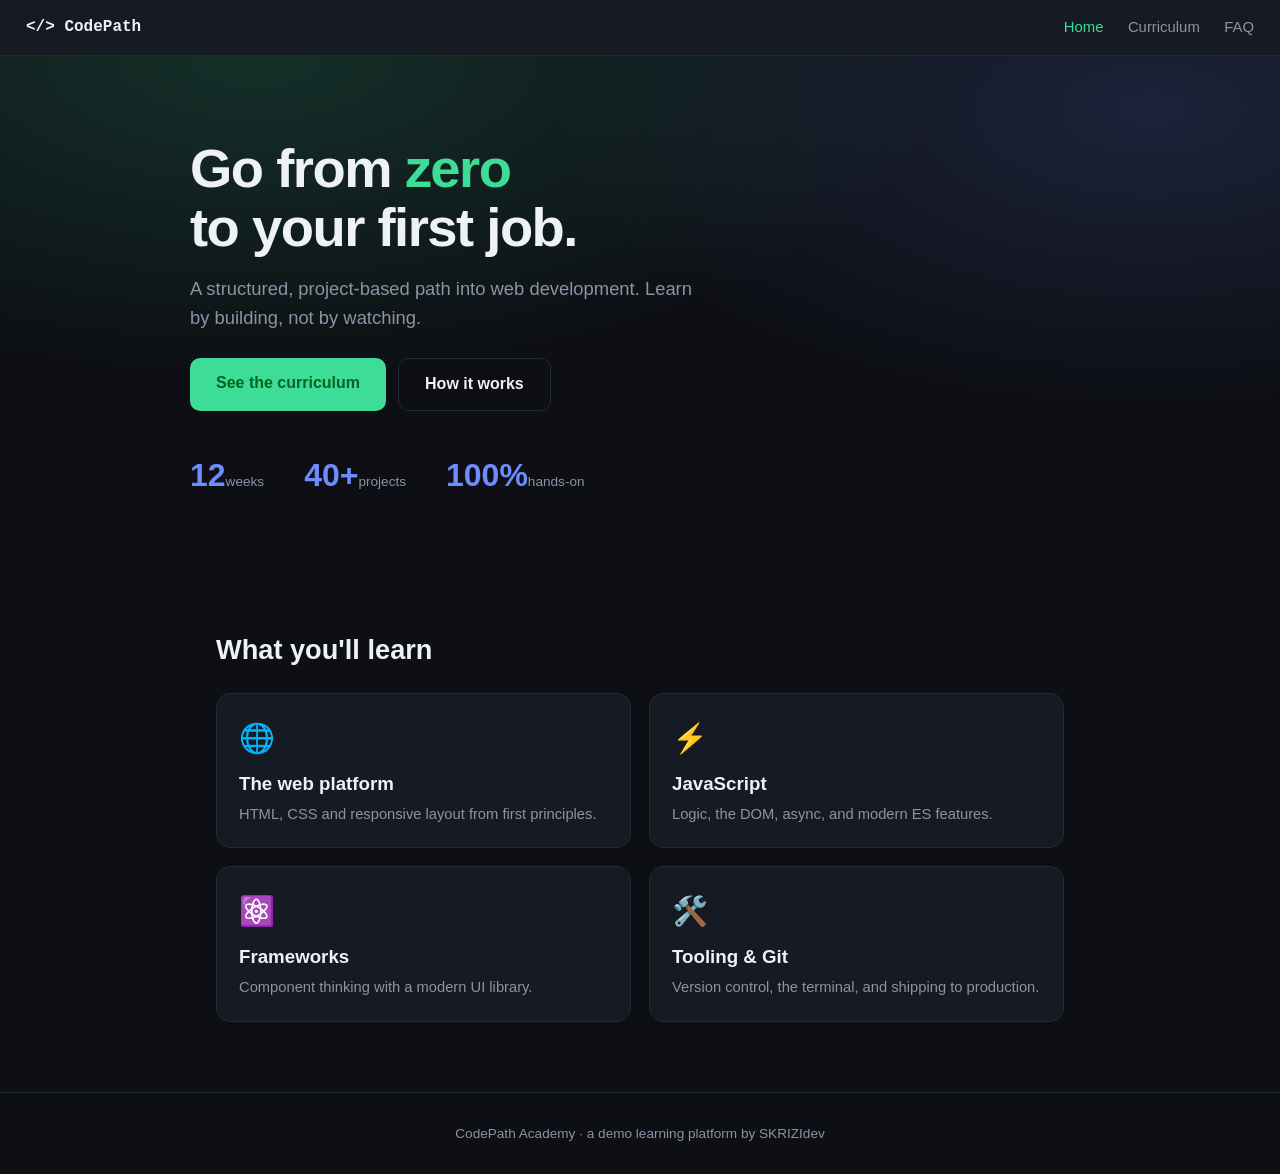
<file: index.html>
<!DOCTYPE html>
<html lang="en">
<head>
<meta charset="UTF-8">
<meta name="viewport" content="width=device-width, initial-scale=1.0">
<title>CodePath Academy — Learn to Code</title>
<link rel="stylesheet" href="css/style.css">
</head>
<body>
<header class="topbar">
  <a class="brand" href="index.html">&lt;/&gt; CodePath</a>
  <nav>
    <a href="index.html" class="active">Home</a>
    <a href="curriculum.html">Curriculum</a>
    <a href="faq.html">FAQ</a>
  </nav>
</header>
<section class="hero">
  <div class="hero-in">
    <h1>Go from <span class="hl">zero</span><br>to your first job.</h1>
    <p class="lead">A structured, project-based path into web development. Learn by building, not by watching.</p>
    <div class="cta-row">
      <a class="btn" href="curriculum.html">See the curriculum</a>
      <a class="btn ghost" href="faq.html">How it works</a>
    </div>
    <div class="stats">
      <div><b>12</b><span>weeks</span></div>
      <div><b>40+</b><span>projects</span></div>
      <div><b>100%</b><span>hands-on</span></div>
    </div>
  </div>
</section>
<main class="wrap">
  <h2 class="sec-title">What you'll learn</h2>
  <div class="grid">
    <div class="card"><span>🌐</span><h3>The web platform</h3><p>HTML, CSS and responsive layout from first principles.</p></div>
    <div class="card"><span>⚡</span><h3>JavaScript</h3><p>Logic, the DOM, async, and modern ES features.</p></div>
    <div class="card"><span>⚛️</span><h3>Frameworks</h3><p>Component thinking with a modern UI library.</p></div>
    <div class="card"><span>🛠️</span><h3>Tooling & Git</h3><p>Version control, the terminal, and shipping to production.</p></div>
  </div>
</main>
<footer class="foot">CodePath Academy · a demo learning platform by SKRIZIdev</footer>
</body>
</html>
</file>
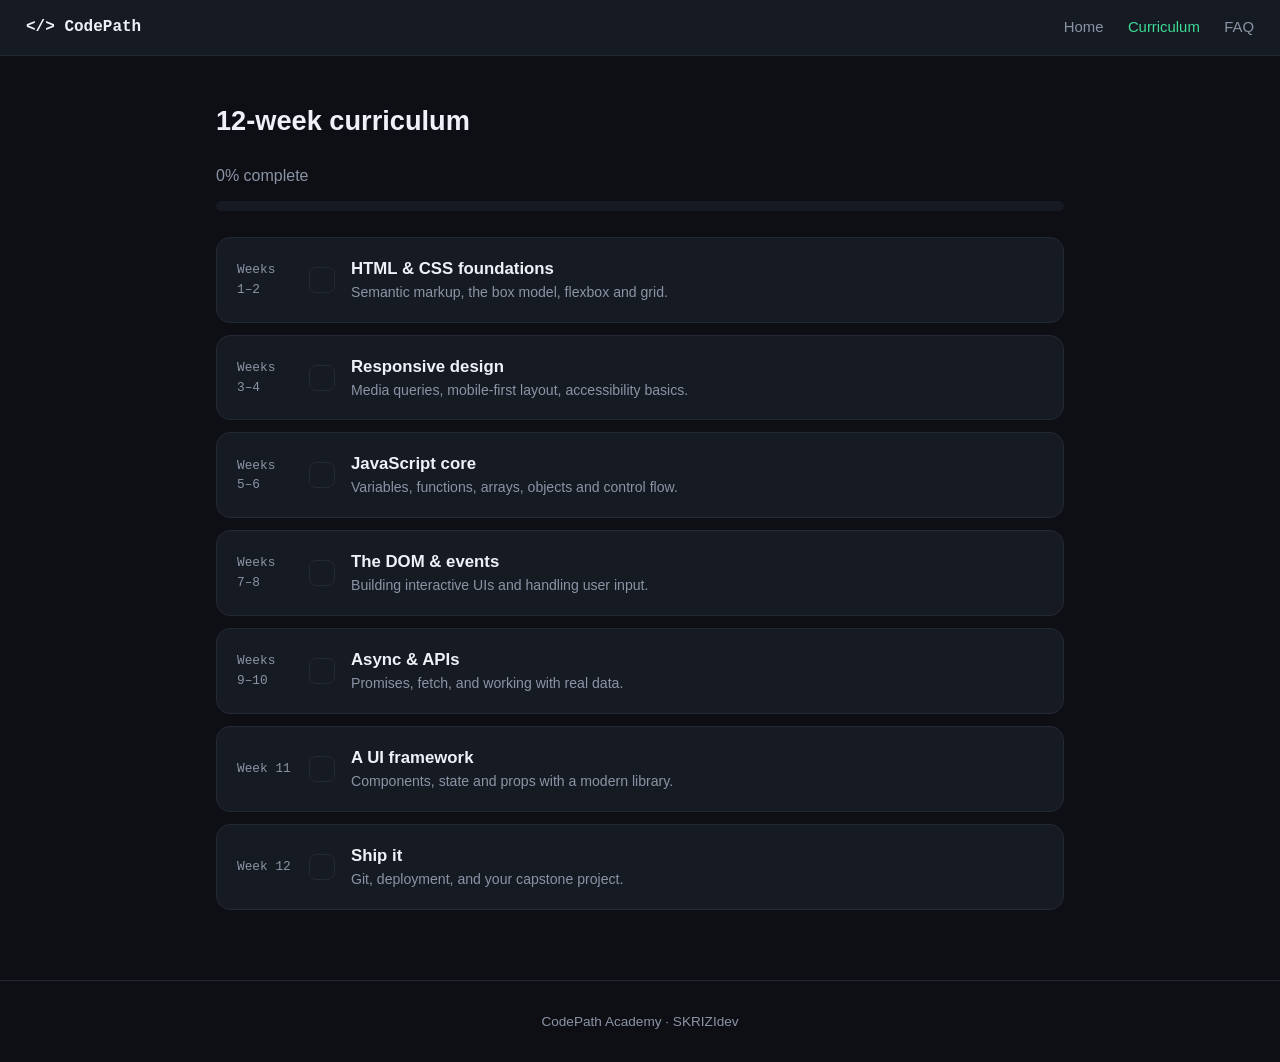
<file: curriculum.html>
<!DOCTYPE html>
<html lang="en">
<head>
<meta charset="UTF-8">
<meta name="viewport" content="width=device-width, initial-scale=1.0">
<title>Curriculum — CodePath Academy</title>
<link rel="stylesheet" href="css/style.css">
</head>
<body>
<header class="topbar">
  <a class="brand" href="index.html">&lt;/&gt; CodePath</a>
  <nav>
    <a href="index.html">Home</a>
    <a href="curriculum.html" class="active">Curriculum</a>
    <a href="faq.html">FAQ</a>
  </nav>
</header>
<main class="wrap">
  <h1 class="page-title">12-week curriculum</h1>
  <p class="muted" id="progressLabel">0% complete</p>
  <div class="progress"><div id="bar"></div></div>
  <div id="modules" class="modules"></div>
</main>
<footer class="foot">CodePath Academy · SKRIZIdev</footer>
<script src="js/ui.js"></script>
<script src="js/curriculum.js"></script>
</body>
</html>
</file>
<file: css/style.css>
:root{
  --bg:#0d0f14; --panel:#161a22; --line:#232935; --txt:#eef2f8; --muted:#8b94a6; --accent:#3ddc97; --accent2:#6c8cff;
}
*{box-sizing:border-box;margin:0;padding:0}
body{font-family:-apple-system,BlinkMacSystemFont,"Segoe UI",Roboto,sans-serif;background:var(--bg);color:var(--txt);line-height:1.55}
a{color:inherit;text-decoration:none}
.topbar{display:flex;align-items:center;justify-content:space-between;padding:15px 26px;background:var(--panel);border-bottom:1px solid var(--line);position:sticky;top:0;z-index:10}
.brand{font-weight:700;font-family:ui-monospace,Menlo,monospace}
nav a{color:var(--muted);margin-left:20px;font-size:.93rem}
nav a:hover,nav a.active{color:var(--accent)}
.hero{padding:84px 26px;background:radial-gradient(700px 320px at 20% 0,rgba(61,220,151,.16),transparent),radial-gradient(600px 300px at 90% 10%,rgba(108,140,255,.16),transparent)}
.hero-in{max-width:900px;margin:0 auto}
.hero h1{font-size:3.4rem;line-height:1.08;letter-spacing:-1.5px}
.hl{color:var(--accent)}
.lead{color:var(--muted);font-size:1.15rem;margin:18px 0 26px;max-width:520px}
.cta-row{display:flex;gap:12px;flex-wrap:wrap}
.btn{display:inline-block;background:var(--accent);color:#062;font-weight:700;padding:13px 26px;border-radius:10px;border:none;cursor:pointer}
.btn:hover{filter:brightness(1.08)}
.btn.ghost{background:transparent;color:var(--txt);border:1px solid var(--line)}
.stats{display:flex;gap:40px;margin-top:40px}
.stats b{font-size:2rem;color:var(--accent2);display:block}
.stats span{color:var(--muted);font-size:.85rem}
.wrap{max-width:900px;margin:0 auto;padding:44px 26px 70px}
.sec-title,.page-title{font-size:1.7rem;margin-bottom:22px}
.muted{color:var(--muted)}
.grid{display:grid;grid-template-columns:repeat(2,1fr);gap:18px}
.card{background:var(--panel);border:1px solid var(--line);border-radius:14px;padding:22px}
.card span{font-size:1.8rem}
.card h3{margin:8px 0 5px}
.card p{color:var(--muted);font-size:.92rem}
.progress{height:10px;background:var(--panel);border-radius:6px;overflow:hidden;margin:12px 0 26px}
#bar{height:100%;width:0;background:linear-gradient(90deg,var(--accent),var(--accent2));transition:width .3s}
.modules{display:flex;flex-direction:column;gap:12px}
.module{background:var(--panel);border:1px solid var(--line);border-radius:14px;padding:18px 20px;display:flex;gap:16px;align-items:center;cursor:pointer;transition:border-color .2s}
.module:hover{border-color:var(--accent)}
.module.done{opacity:.6}
.module .wk{width:56px;flex:none;color:var(--muted);font-size:.8rem;font-family:ui-monospace,monospace}
.module .chk{width:26px;height:26px;flex:none;border-radius:7px;border:1px solid var(--line);display:grid;place-items:center}
.module.done .chk{background:var(--accent);border-color:var(--accent);color:#062}
.module h3{font-size:1.05rem} .module p{color:var(--muted);font-size:.88rem}
.faq{display:flex;flex-direction:column;gap:10px}
.qa{background:var(--panel);border:1px solid var(--line);border-radius:12px;overflow:hidden}
.qa button{width:100%;text-align:left;background:none;border:none;color:var(--txt);font:inherit;font-weight:600;padding:16px 18px;cursor:pointer;display:flex;justify-content:space-between}
.qa .a{max-height:0;overflow:hidden;transition:max-height .25s;color:var(--muted)}
.qa.open .a{max-height:200px}
.qa .a p{padding:0 18px 16px}
.foot{text-align:center;color:var(--muted);padding:30px;font-size:.85rem;border-top:1px solid var(--line)}
@media(max-width:640px){.grid{grid-template-columns:1fr}.hero h1{font-size:2.4rem}.stats{gap:24px}}

/* ---- enhancements: module detail modal, animations ---- */
@keyframes riseIn{from{opacity:0;transform:translateY(20px)}to{opacity:1;transform:none}}
@keyframes mIn{from{opacity:0;transform:translateY(22px) scale(.97)}to{opacity:1;transform:none}}
.hero-in>*{opacity:0;animation:riseIn .6s cubic-bezier(.2,.8,.3,1) both}
.hero-in>*:nth-child(2){animation-delay:.08s}.hero-in>*:nth-child(3){animation-delay:.16s}.hero-in>*:nth-child(4){animation-delay:.24s}
.stats b{display:inline-block;transition:transform .2s}.stats div:hover b{transform:translateY(-3px)}
.grid .card{opacity:0;animation:riseIn .55s ease both}
.grid .card:nth-child(2){animation-delay:.08s}.grid .card:nth-child(3){animation-delay:.16s}.grid .card:nth-child(4){animation-delay:.24s}
.grid .card{transition:transform .2s,border-color .2s}.grid .card:hover{transform:translateY(-5px);border-color:var(--accent)}
.reveal{opacity:0;animation:riseIn .5s ease both}
.module{cursor:pointer}
.module .open{margin-left:auto;color:var(--accent);font-size:.82rem;opacity:0;transition:opacity .2s;white-space:nowrap}
.module:hover .open{opacity:1}
.btn{transition:transform .1s,filter .15s}.btn:active{transform:scale(.96)}
.mod-bd{position:fixed;inset:0;background:rgba(6,8,12,.6);backdrop-filter:blur(5px);display:flex;align-items:center;justify-content:center;padding:20px;z-index:9999;opacity:0;transition:opacity .2s}
.mod-bd.show{opacity:1}
.mod-dialog{background:var(--panel);border:1px solid var(--line);border-radius:18px;max-width:460px;width:100%;padding:30px;position:relative;animation:mIn .28s cubic-bezier(.2,.9,.3,1) both}
.mwk{color:var(--accent);font-family:ui-monospace,monospace;font-size:.82rem}
.mod-dialog h3{font-size:1.5rem;margin:6px 0 8px}
.mbody{color:var(--muted);margin-bottom:16px}
.mod-dialog h4{color:var(--accent2);font-size:.85rem;text-transform:uppercase;letter-spacing:1px;margin-bottom:10px}
.mtopics{list-style:none;margin-bottom:22px}
.mtopics li{padding:8px 0;border-bottom:1px solid var(--line);color:var(--txt)}
.mtopics li::before{content:'▹ ';color:var(--accent)}
.mtopics li:last-child{border:none}
.mtoggle{width:100%}
.mx{position:absolute;top:14px;right:16px;background:var(--bg);border:1px solid var(--line);color:var(--txt);width:32px;height:32px;border-radius:50%;font-size:1.3rem;cursor:pointer}
</file>
